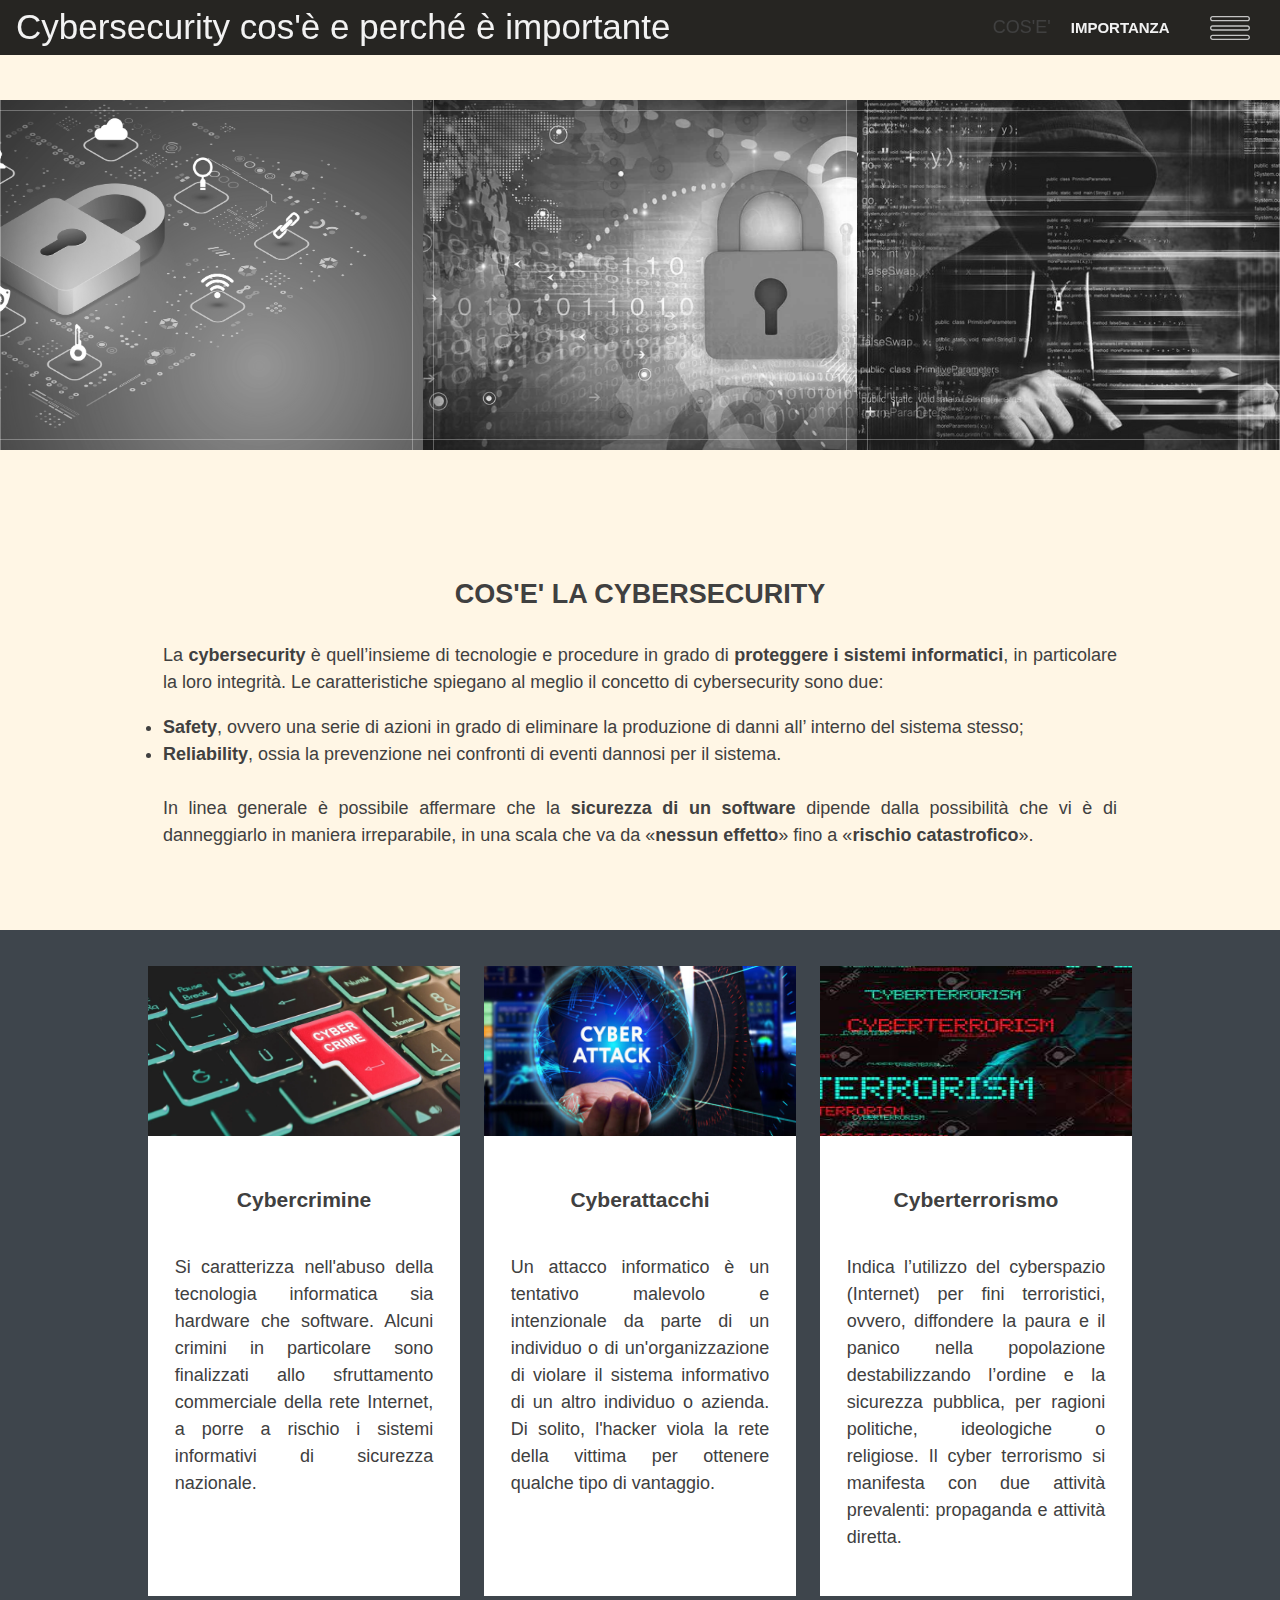
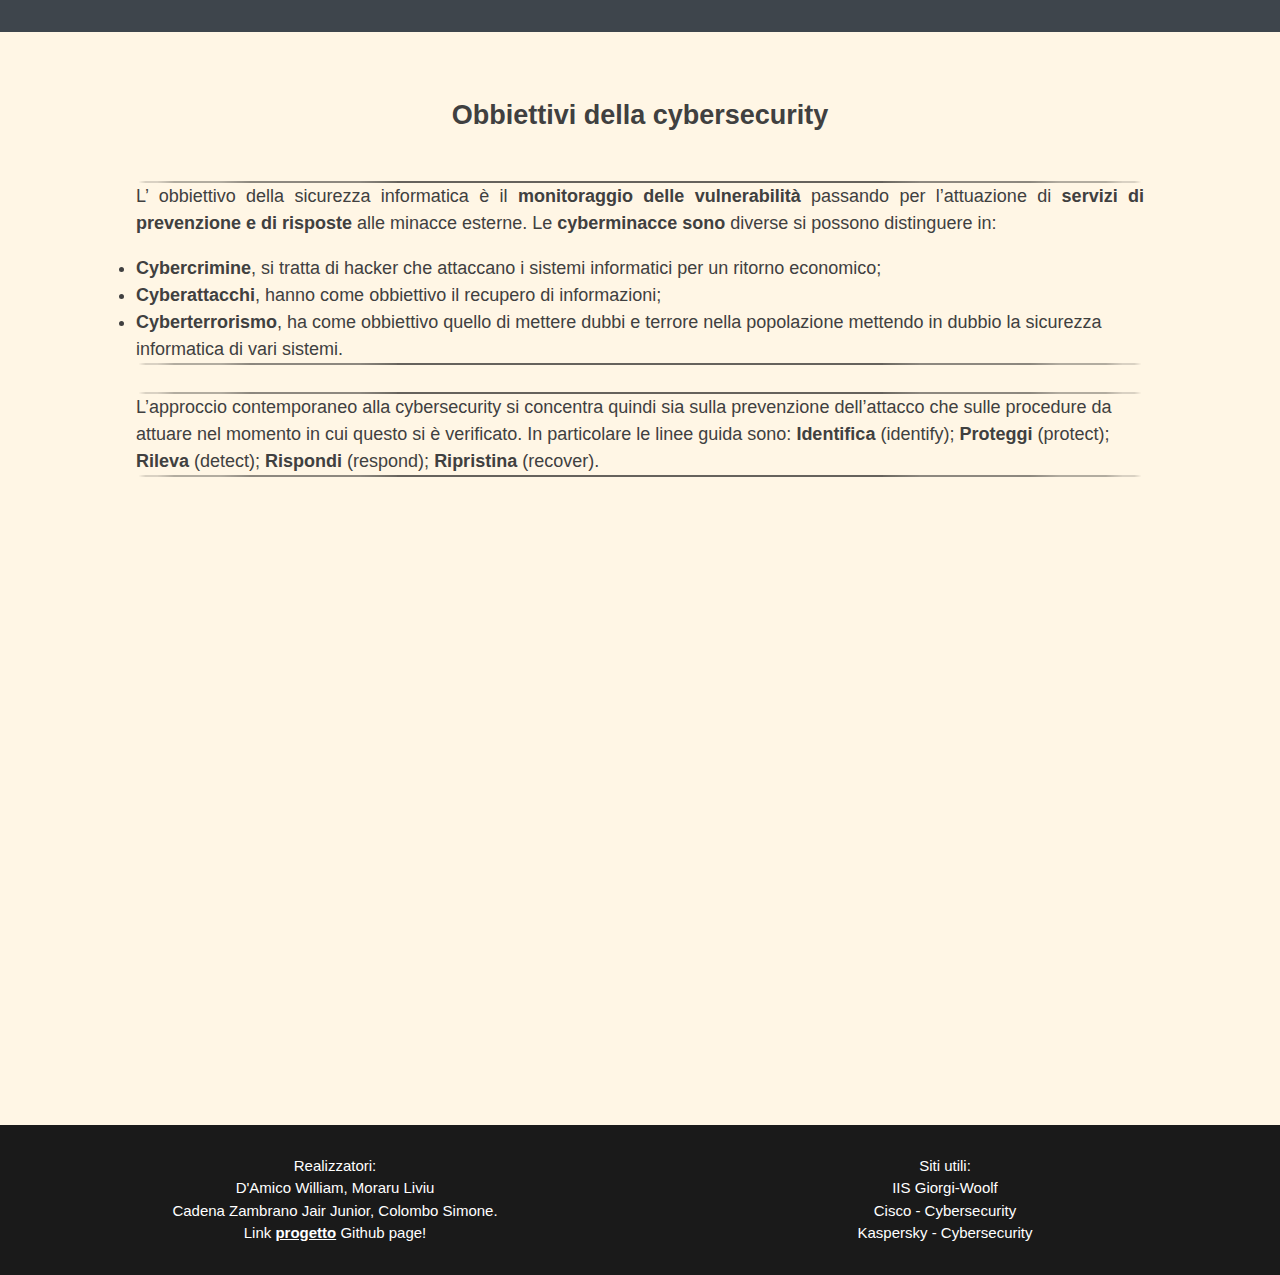
<file: index.html>
<!DOCTYPE html>
<html>

<head>
  <meta charset="UTF-8" />
  <meta name="viewport" content="width=device-width, initial-scale=1.0" />
  <title>Cybersecurity</title>
  <link rel="stylesheet" href="style.css" />
  <link rel="stylesheet" href="css/links_style.css">
  <link rel="stylesheet" href="css/galery.css">
</head>


<body style="background-color: #fff6e5;">

  <section class="navigation">
    <div class="titleContainer">
      <div class="navTitle">Cybersecurity cos'è e perché è importante</div>
    </div>
    <div class="navLinks">
      <div class="box-1">
        <!-- <a class="btn btn-one" href="#">  -->
        COS'E'
      </div>

      <div class="box-1">
        <a class="btn btn-one" href="html/Importanza.html">importanza
        </a>
      </div>

      <!-- <div class="box-1">
        <a class="btn btn-one" href="html/Casi.html">casi
        </a>
      </div> -->
    </div>

    <class class="dropMenu">
      <div class="Menu-img">
        <img src="img/logo/menu.svg" alt="" />
        <div class="menu">
          <div class="content">
            <h2>Menu</h2>
            <a href="#Testata">Testata</a>
            <a href="#Cybersecurity">Cybersecurity</a>
            <a href="#Contenuti">Contenuti</a>
            <a href="#Video">Video</a>
          </div>
        </div>

      </div>
    </class>
    </div>
  </section>


  <main id="content" class="main-area">

    <div class="dws-wrapper" id="Testata">
      <section class="container-images">
        <div class="img-box" style="background-image: url(img/gallery/cybersecurity_3.jpg);">
          <span class="bor-left-right"></span>
          <span class="bor-top-bottom"></span>
        </div>
        <div class="img-box" style="background-image: url(img/gallery/cybersecutiry_2.jpg);">
          <span class="bor-left-right"></span>
          <span class="bor-top-bottom"></span>
        </div>
        <div class="img-box" style="background-image: url(img/gallery/Img1.jpeg);">
          <span class="bor-left-right"></span>
          <span class="bor-top-bottom"></span>
        </div>
      </section>
    </div>

    <section class="splash grid">
      <div class="splash-content">
        <h2 id="Cybersecurity" class="content-title">COS'E' LA CYBERSECURITY</h2>
        <div class="splash-text">
          <p>
            La <b>cybersecurity</b> è quell’insieme di tecnologie e procedure in grado di <b>proteggere i sistemi
              informatici</b>,
            in particolare la loro integrità. Le caratteristiche spiegano al meglio il concetto di cybersecurity sono
            due:
            <li><b>Safety</b>, ovvero una serie di azioni in grado di eliminare la produzione di danni all’ interno del
              sistema stesso; </li>
            <li><b>Reliability</b>, ossia la prevenzione nei confronti di eventi dannosi per il sistema.</li>
            <br>In linea generale è possibile affermare che la <b>sicurezza di un software</b> dipende dalla possibilità
            che vi è di danneggiarlo in maniera irreparabile,
            in una scala che va da «<b>nessun effetto</b>» fino a «<b>rischio catastrofico</b>».
          </p>
        </div>
      </div>

    </section>

    <section class="buckets grid">
      <ul>
        <li>
          <img id="imgBuckets" src="img/cyberviolenze/Img1.jpg.webp" alt="Cybercrimine" />
          <div class="bucket">
            <h3 class="bucket-title">Cybercrimine​</h3>
            <p>
              Si caratterizza nell'abuso della tecnologia informatica sia hardware che software. Alcuni
              crimini in particolare sono finalizzati allo sfruttamento commerciale della rete Internet, a
              porre a rischio i sistemi informativi di sicurezza nazionale.
            </p>
          </div>
          <!-- .bucket -->
        </li>
        <li>
          <img id="imgBuckets" src="img/cyberviolenze/Cybercrime-aziende-a-rischio.jpg.webp" alt="Cyberattacchi">
          <div class="bucket">
            <h3 class="bucket-title">Cyberattacchi</h3>
            <p>
              Un attacco informatico è un tentativo malevolo e intenzionale da parte di un individuo o di
              un'organizzazione di violare il sistema informativo di un altro individuo o azienda. Di
              solito, l'hacker viola la rete della vittima per ottenere qualche tipo di vantaggio.
            </p>
          </div>
          <!-- .bucket -->
        </li>
        <li>
          <img id="imgBuckets" src="img/cyberviolenze/Img2.jpg" alt="Cyberterrorismo">
          <div class="bucket">
            <h3 class="bucket-title">Cyberterrorismo</h3>
            <p>
              Indica l’utilizzo del cyberspazio (Internet) per fini terroristici, ovvero, diffondere la
              paura e il panico nella popolazione destabilizzando l’ordine e la sicurezza pubblica, per
              ragioni politiche, ideologiche o religiose.
              Il cyber terrorismo si manifesta con due attività prevalenti: propaganda e attività diretta.
            </p>
          </div>
          <!-- .bucket -->
        </li>

      </ul>
    </section>




    <section class="more grid" id="Contenuti">
      <div class="more-content">
        <h2 class="content-title">Obbiettivi della cybersecurity</h2>
        <p>
          <span class="line"></span>
          L’ obbiettivo della sicurezza informatica è il <b>monitoraggio delle vulnerabilità</b> passando per
          l’attuazione di <b>servizi di prevenzione e di risposte</b> alle minacce esterne.
          Le <b>cyberminacce sono</b> diverse si possono distinguere in:
          <li><b>Cybercrimine</b>, si tratta di hacker che attaccano i sistemi informatici per un ritorno economico;
          </li>
          <li><b>Cyberattacchi</b>, hanno come obbiettivo il recupero di informazioni; </li>
          <li><b>Cyberterrorismo</b>, ha come obbiettivo quello di mettere dubbi e terrore nella popolazione mettendo in
            dubbio la sicurezza informatica di vari sistemi.</li>
          <span class="line"></span><br>
          <span class="line"></span>
          L’approccio contemporaneo alla cybersecurity si concentra quindi sia sulla prevenzione dell’attacco che sulle
          procedure da attuare nel momento in cui questo si è verificato.
          In particolare le linee guida sono: <b>Identifica</b> (identify); <b>Proteggi</b> (protect); <b>Rileva</b>
          (detect); <b>Rispondi</b> (respond); <b>Ripristina</b> (recover).
          <span class="line"></span>
        </p>
      </div>

    </section>

    <section class="videoYoutube" id="Video">
      <iframe width="860" height="480" src="https://www.youtube.com/embed/EveOCBg8OME" title="YouTube video player"
        frameborder="0" allow="accelerometer; autoplay; clipboard-write; encrypted-media; gyroscope; picture-in-picture"
        allowfullscreen></iframe>
    </section>




  </main>
</body>

<footer class="colophon grid" id="Footer">
  <aside>
    Realizzatori:<br>
    D'Amico William,
    Moraru Liviu <br>
    Cadena Zambrano Jair Junior,
    Colombo Simone. <br>

    <span>
      Link
      <b><a href="https://github.com/TheBaldFrog/EdCivica__Cybersecurity" target="_blank"
          rel="noopener noreferrer">progetto</a></b>
      Github page!
    </span> <br>

  </aside>
  <aside class="aNone">
    Siti utili:<br>
    <a href="https://www.iisgiorgiwoolf.edu.it/" target="_blank" rel="nofollow">IIS Giorgi-Woolf</a><br>
    <a href="https://www.cisco.com/c/it_it/products/security/what-is-cybersecurity.html" target="_blank" rel="nofollow">
      Cisco - Cybersecurity</a><br>
    <a href="https://www.kaspersky.it/resource-center/definitions/what-is-cyber-security" target="_blank"
      rel="nofollow">
      Kaspersky - Cybersecurity
    </a>
  </aside>
</footer>

</html>
</file>
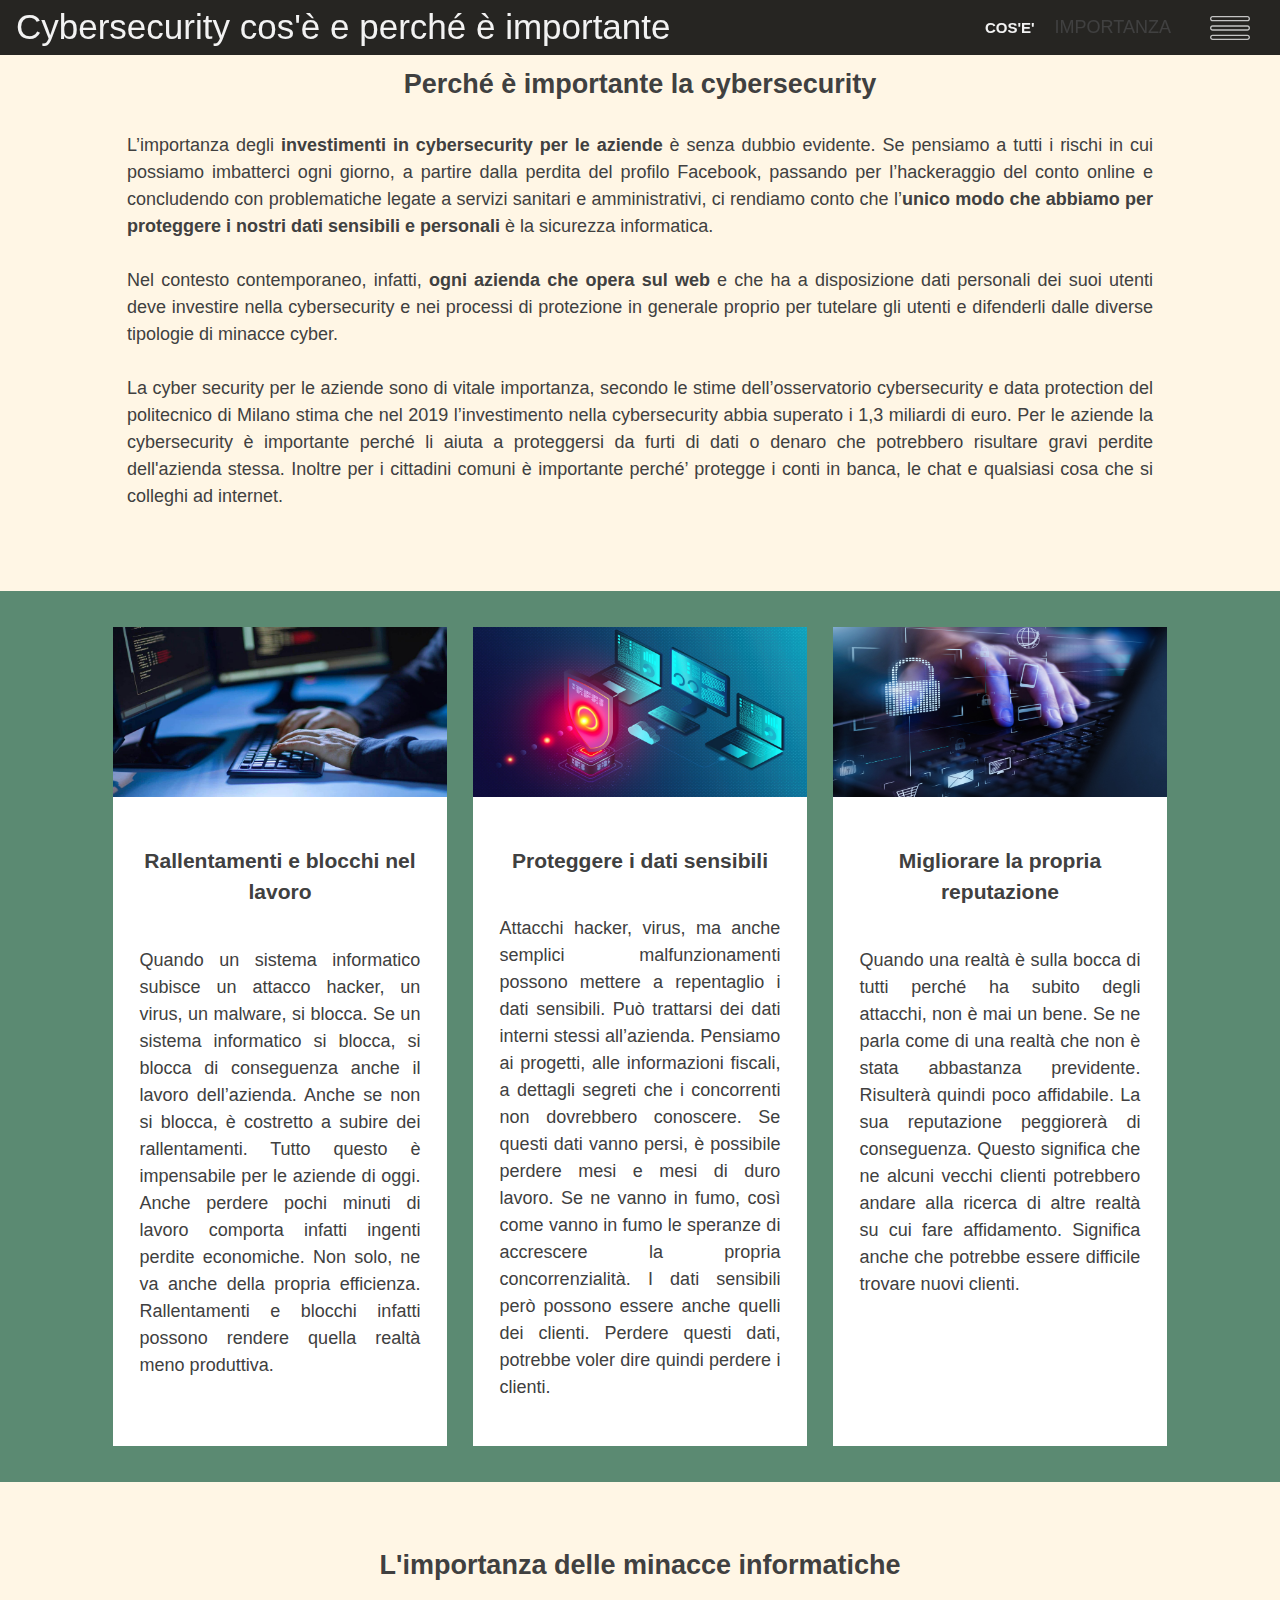
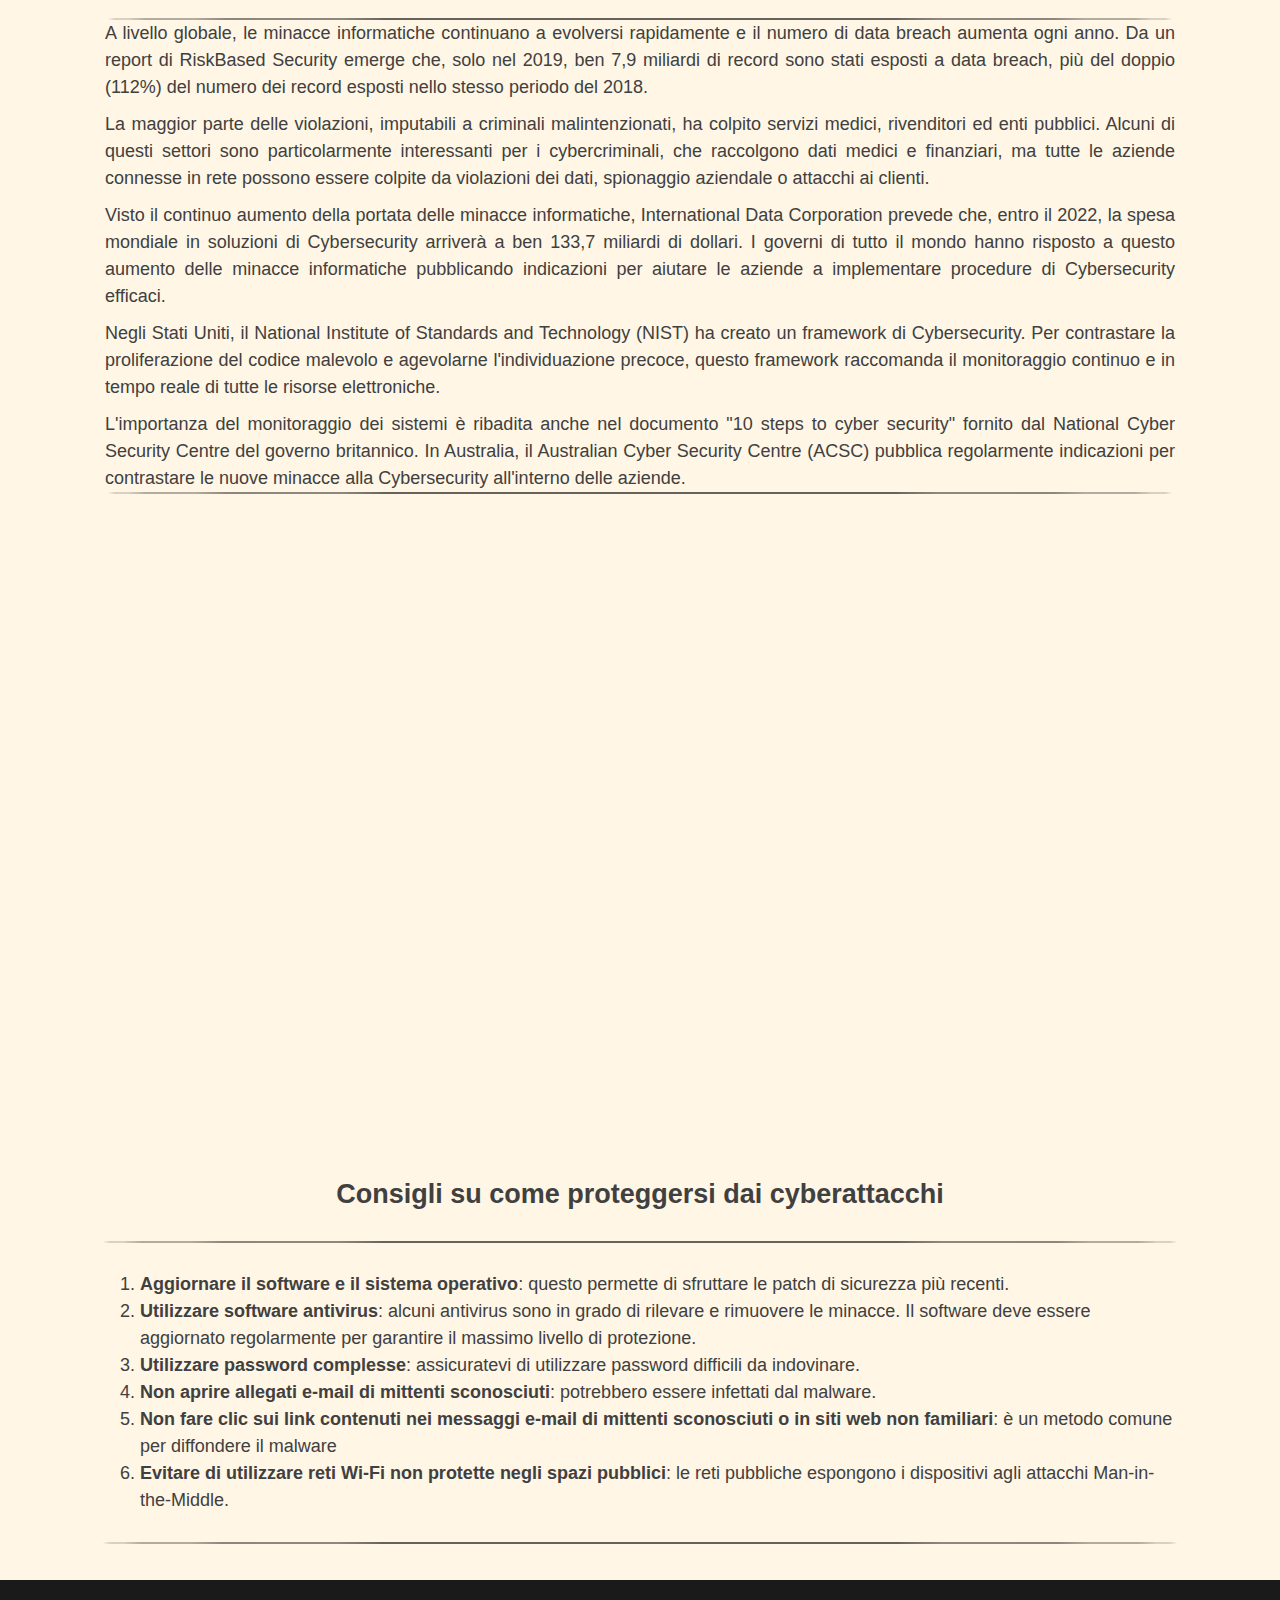
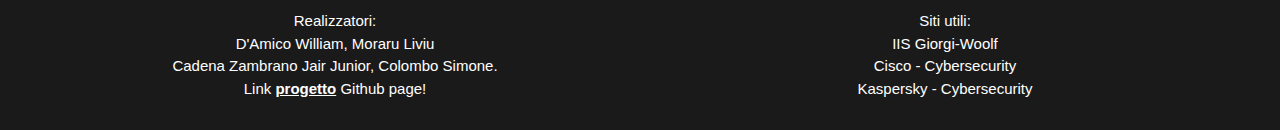
<file: html/Importanza.html>
<!DOCTYPE html>
<html lang="en">

<head>
    <meta charset="UTF-8">
    <meta http-equiv="X-UA-Compatible" content="IE=edge">
    <meta name="viewport" content="width=device-width, initial-scale=1.0">
    <title>Cybersecurity</title>
    <link rel="stylesheet" href="../css/Importanza.css">
    <link rel="stylesheet" href="../css/links_style.css">
    <link rel="stylesheet" href="../css/galery.css">
</head>

<body style="background-color: #fff6e5;">
    <section class="navigation">
        <div class="titleContainer">
            <div class="navTitle">Cybersecurity cos'è e perché è importante</div>
        </div>
        <div class="navLinks">
            <div class="box-1">
                <a class="btn btn-one" href="../index.html">COS'E'
                </a>
            </div>

            <div class="box-1">
                <!-- <a class="btn btn-one" href="#"></a> -->
                importanza
            </div>

            <!-- <div class="box-1">
                <a class="btn btn-one" href="Casi.html">casi
                </a>
            </div> -->
        </div>

        <class class="dropMenu">
            <div class="Menu-img">
                <img src="../img/logo/menu.svg" alt="" />
                <div class="menu">
                    <div class="content">
                        <h2>Menu</h2>
                        <a href="#Testata">Testata</a>
                        <a href="#Importanza">Importanza</a>
                        <a href="#Contenuti">Contenuti</a>
                        <a href="#Video">Video</a>
                        <!--<a href="#Soluzioni">Soluzioni</a>-->
                    </div>
                </div>

            </div>
        </class>
        </div>
    </section>
    <main id="content" class="main-area">

        <!-- <div class="dws-wrapper" id="Testata">
            <section class="container-images">
                <div class="img-box"
                    style="background-image: url(../img/Cittadinanza_digitale/external-content.duckduckgo.com.jpg);">
                    <span class="bor-left-right"></span>
                    <span class="bor-top-bottom"></span>
                </div>
                <div class="img-box"
                    style="background-image: url(../img/Cittadinanza_digitale/schermata-2017-05-16-alle-17-44-45-e1495030230133.png);">
                    <span class="bor-left-right"></span>
                    <span class="bor-top-bottom"></span>
                </div>
                <div class="img-box"
                    style="background-image: url(../img/Cittadinanza_digitale/Cittadinanza_digitale_img.png);">
                        <span class="bor-left-right"></span>
                        <span class="bor-top-bottom"></span>
                </div>
            </section>
        </div> -->

        <section class="splash grid">
            <div class="splash-content">
                <h2 id="Importanza" class="content-title">Perché è importante la cybersecurity</h2>
                <div class="splash-text">
                    <p>
                        L’importanza degli <b>investimenti in cybersecurity per le aziende</b> è senza dubbio evidente. Se pensiamo a tutti i rischi in cui possiamo imbatterci ogni giorno, 
                        a partire dalla perdita del profilo Facebook, passando per l’hackeraggio del conto online e concludendo con problematiche legate a servizi sanitari 
                        e amministrativi, ci rendiamo conto che l’<b>unico modo che abbiamo per proteggere i nostri dati sensibili e personali</b> è la sicurezza informatica.<br>
                        <br>Nel contesto contemporaneo, infatti, <b>ogni azienda che opera sul web</b> e che ha a disposizione dati personali dei suoi utenti deve investire nella cybersecurity 
                        e nei processi di protezione in generale proprio per tutelare gli utenti e difenderli dalle diverse tipologie di minacce cyber.<br>
                        <br>La cyber security per le aziende sono di vitale importanza, secondo le stime dell’osservatorio cybersecurity e data protection del politecnico di Milano stima che nel 2019 
                        l’investimento nella cybersecurity abbia superato i 1,3 miliardi di euro. Per le aziende la cybersecurity è importante perché li aiuta a proteggersi da furti di dati o denaro 
                        che potrebbero risultare gravi perdite dell'azienda stessa. Inoltre per i cittadini comuni è importante perché’ protegge i conti in banca, le chat e qualsiasi cosa che si colleghi ad internet. 

                    </p>
                </div>
                <!-- .splash-text -->
            </div>
            <!-- .splash-content -->
        </section>
        <!-- .splash -->

        <section class="buckets grid">
            <ul>
                <li>
                    <img id="imgBuckets" src="../img/importanza/Sviluppare-competenze-cyber-security.jpg" alt="Rallentamenti e blocchi nel lavoro" />
                    <div class="bucket">
                        <h3 class="bucket-title">Rallentamenti e blocchi nel lavoro​</h3>
                        <p>
                            Quando un sistema informatico subisce un attacco hacker, un virus, un malware, si blocca. 
                            Se un sistema informatico si blocca, si blocca di conseguenza anche il lavoro dell’azienda. Anche se non si blocca, è costretto a subire 
                            dei rallentamenti. Tutto questo è impensabile per le aziende di oggi. Anche perdere pochi minuti di lavoro comporta infatti ingenti perdite economiche. 
                            Non solo, ne va anche della propria efficienza. Rallentamenti e blocchi infatti possono rendere quella realtà meno produttiva.
                        </p>
                    </div>
                    <!-- .bucket -->
                </li>
                <li>
                    <img id="imgBuckets" src="../img/importanza/endpoint-protection.jpg" alt="Proteggere i dati sensibili">
                    <div class="bucket">
                        <h3 class="bucket-title">Proteggere i dati sensibili</h3>
                        <p>
                            Attacchi hacker, virus, ma anche semplici malfunzionamenti possono mettere a repentaglio i dati sensibili. 
                            Può trattarsi dei dati interni stessi all’azienda. Pensiamo ai progetti, alle informazioni fiscali, a dettagli segreti che i concorrenti 
                            non dovrebbero conoscere. Se questi dati vanno persi, è possibile perdere mesi e mesi di duro lavoro. Se ne vanno in fumo, così come vanno 
                            in fumo le speranze di accrescere la propria concorrenzialità. I dati sensibili però possono essere anche quelli dei clienti. Perdere questi dati, potrebbe voler dire quindi perdere i clienti.
                        </p>
                    </div>
                    <!-- .bucket -->
                </li>
                <li>
                    <img id="imgBuckets" src="../img/importanza/WIIT_banche.jpg" alt="Migliorare la propria reputazione">
                    <div class="bucket">
                        <h3 class="bucket-title">Migliorare la propria reputazione</h3>
                        <p>
                            Quando una realtà è sulla bocca di tutti perché ha subito degli attacchi, non è mai un bene. 
                            Se ne parla come di una realtà che non è stata abbastanza previdente. Risulterà quindi poco affidabile. La sua reputazione peggiorerà di conseguenza. 
                            Questo significa che ne alcuni vecchi clienti potrebbero andare alla ricerca di altre realtà su cui fare affidamento. Significa anche che potrebbe 
                            essere difficile trovare nuovi clienti.
                        </p>
                    </div>
                    <!-- .bucket -->
                </li>

            </ul>
        </section>
        <!-- .buckets -->



        <section class="more grid" id="Contenuti">
            <div class="more-content">
                <h2 class="content-title">L'importanza delle minacce informatiche</h2>
                <p style="padding: none;">
                    <span class="line"></span>
                    A livello globale, le minacce informatiche continuano a evolversi rapidamente e il numero di data
                    breach aumenta ogni anno. Da un report di RiskBased Security emerge che, solo nel 2019, ben 7,9
                    miliardi di record sono stati esposti a data breach, più del doppio (112%) del numero dei record
                    esposti nello stesso periodo del 2018.
                    <!-- <span class="line"></span> -->
                </p>

                <p>
                    <!-- <span class="line"></span> -->
                    La maggior parte delle violazioni, imputabili a criminali malintenzionati, ha colpito servizi
                    medici, rivenditori ed enti pubblici. Alcuni di questi settori sono particolarmente interessanti per
                    i cybercriminali, che raccolgono dati medici e finanziari, ma tutte le aziende connesse in rete
                    possono essere colpite da violazioni dei dati, spionaggio aziendale o attacchi ai clienti.
                    <!-- <span class="line"></span> -->
                </p>

                <p>
                    <!-- <span class="line"></span> -->
                    Visto il continuo aumento della portata delle minacce informatiche, International Data Corporation
                    prevede che, entro il 2022, la spesa mondiale in soluzioni di Cybersecurity arriverà a ben 133,7
                    miliardi di dollari. I governi di tutto il mondo hanno risposto a questo aumento delle minacce
                    informatiche pubblicando indicazioni per aiutare le aziende a implementare procedure di
                    Cybersecurity efficaci.
                    <!-- <span class="line"></span> -->
                </p>

                <p>
                    <!-- <span class="line"></span> -->
                    Negli Stati Uniti, il National Institute of Standards and Technology (NIST) ha creato un framework
                    di Cybersecurity. Per contrastare la proliferazione del codice malevolo e agevolarne
                    l'individuazione precoce, questo framework raccomanda il monitoraggio continuo e in tempo reale di
                    tutte le risorse elettroniche.
                    <!-- <span class="line"></span> -->
                </p>

                <p>
                    <!-- <span class="line"></span> -->
                    L'importanza del monitoraggio dei sistemi è ribadita anche nel documento "10 steps to cyber
                    security" fornito dal National Cyber Security Centre del governo britannico. In Australia, il
                    Australian Cyber Security Centre (ACSC) pubblica regolarmente indicazioni per contrastare le nuove
                    minacce alla Cybersecurity all'interno delle aziende.
                    <span class="line"></span>
                </p>
            </div>
            <!-- .more-content -->
        </section>

        <section class="videoYoutube" id="Video">
            <iframe width="860" height="480" src="https://www.youtube.com/embed/MJxtTIyuqlI" title="YouTube video player" 
            frameborder="0" allow="accelerometer; autoplay; clipboard-write; encrypted-media; gyroscope; picture-in-picture" allowfullscreen></iframe>
        </section>

        <section class="more grid" id="Contenuti">
            <div class="more-content">
                <h2 class="content-title">Consigli su come proteggersi dai cyberattacchi</h2>
                <span class="line"></span>
                <p>
       
                    <ol>
                      <li><b>Aggiornare il software e il sistema operativo</b>: questo permette di sfruttare le patch di sicurezza più recenti.</li>
                      <li><b>Utilizzare software antivirus</b>: alcuni antivirus sono in grado di rilevare e rimuovere le minacce. Il software deve essere aggiornato regolarmente per garantire il massimo livello di protezione.</li>
                      <li><b>Utilizzare password complesse</b>: assicuratevi di utilizzare password difficili da indovinare.</li>
                      <li><b>Non aprire allegati e-mail di mittenti sconosciuti</b>: potrebbero essere infettati dal malware.</li>
                      <li><b>Non fare clic sui link contenuti nei messaggi e-mail di mittenti sconosciuti o in siti web non familiari</b>: è un metodo comune per diffondere il malware</li>
                      <li><b>Evitare di utilizzare reti Wi-Fi non protette negli spazi pubblici</b>: le reti pubbliche espongono i dispositivi agli attacchi Man-in-the-Middle.</li>
                    </ol>
                    </p>
                    <span class="line"></span>
            </div>
            <!-- .more-content -->
        </section>

    </main>
</body>

<footer class="colophon grid" id="Footer">
  <aside>
    Realizzatori:<br>
    D'Amico William,
    Moraru Liviu <br>
    Cadena Zambrano Jair Junior,
    Colombo Simone. <br>

    <span>
      Link
      <b><a href="https://github.com/TheBaldFrog/EdCivica__Cybersecurity" target="_blank"
          rel="noopener noreferrer">progetto</a></b>
      Github page!
    </span> <br>

  </aside>
  <aside class="aNone">
    Siti utili:<br>
    <a href="https://www.iisgiorgiwoolf.edu.it/" target="_blank" rel="nofollow">IIS Giorgi-Woolf</a><br>
    <a href="https://www.cisco.com/c/it_it/products/security/what-is-cybersecurity.html" target="_blank" rel="nofollow">
      Cisco - Cybersecurity</a><br>
    <a href="https://www.kaspersky.it/resource-center/definitions/what-is-cyber-security" target="_blank"
      rel="nofollow">
      Kaspersky - Cybersecurity
    </a>
  </aside>
</footer>

</html>
</file>
<file: style.css>
html {
  font-family: sans-serif;
  -webkit-text-size-adjust: 100%;
  -ms-text-size-adjust: 100%;
  scroll-behavior: smooth;
}

body {
  margin: 0;
}

img {
  display: block;
  border: 0;
  width: 100%;
  height: auto;
}

/* Navigation ---------------------------------------------------------------------------------*/
.navigation {
  display: grid;
  grid-template-columns: auto auto auto auto auto auto auto;
  grid-gap: 10px;
  max-height: 60px;

  /* padding-bottom: 3px; */
  background-color: rgba(0, 0, 0, 0.85);

  position: fixed;
  z-index: 1;
  top: 0;
  width: 100%;

}

.navLinks {
  display: flex;
  justify-content: flex-end;
  align-items: center;
  grid-column: 4 / span 3;
  text-transform: uppercase;
}

.navLinks a {
  text-decoration: none;
  color: #f2f2f2;
  font-size: 15px;
  font-weight: 600;
}

.titleContainer {
  display: flex;
  align-items: center;
  margin-left: 1rem;
}

.navTitle {
  display: flex;
  grid-column: 1 / span 3;

  /* font-family: 'Zilla Slab Highlight', cursive; */
  font-size: 35px;
  color: #f2f2f2;
}

.title-img {
  margin-left: 0.3rem;
  margin-right: 0.3rem;
  width: 30px;
}

/* DROP MENU ------------------------------------------------------------------------------*/
.dropMenu {
  display: flex;
  justify-content: center;
  align-items: center;
}

.dropMenu img {
  width: 40px;
}

.Menu-img {
  display: flex;
  justify-content: center;
  align-items: center;

  width: 55px;
  height: 55px;
  border-radius: 100%;
  /* !!!! */
  /* margin-left: 50px; */
}

.Menu-img:hover {
  transition: 0.5s;
  background-color: rgba(255, 255, 255, 0.4);
}

.menu {
  display: inline-block;
  position: relative;
}

.content {
  display: none;
  background-color: rgba(211, 211, 211, 0.9);
  z-index: 1;
  position: absolute;
  border-radius: 10px;
  margin-top: 28px;
  width: 150px;
  text-align: center;

  top: 50%;
  left: 50%;
  transform: translate(-100px, 0);
}

.content a {
  text-decoration: none;
  display: block;
  color: #404040;
  padding: 16px;
  border-radius: 10px;
}

.content a:hover {
  background-color: #f7f7f7;
}

.Menu-img:hover .content {
  display: block;
  /* background-color: rgba(255, 255, 255, 0.4); */
  transition: width 2s, height 2s, transform 2s;
}
/*--------------------------------------------------------------
Accessibility
--------------------------------------------------------------*/
.main-area {
  padding-top: 10px;
}
/* Text meant only for screen readers */
.screen-reader-text {
  clip: rect(1px, 1px, 1px, 1px);
  position: absolute !important;
  height: 1px;
  width: 1px;
  overflow: hidden;
}

.screen-reader-text:hover,
.screen-reader-text:active,
.screen-reader-text:focus {
  background-color: #f1f1f1;
  border-radius: 3px;
  box-shadow: 0 0 2px 2px rgba(0, 0, 0, 0.6);
  clip: auto !important;
  color: #21759b;
  display: block;
  font-size: 14px;
  font-weight: bold;
  height: auto;
  left: 5px;
  line-height: normal;
  padding: 15px 23px 14px;
  text-decoration: none;
  top: 5px;
  width: auto;
  z-index: 100000; /* Above WP toolbar */
}

/*--------------------------------------------------------------
Typography
--------------------------------------------------------------*/
body,
button,
input,
select,
textarea {
  color: #404040;
  font-family: "Helvetica", Arial, sans-serif;
  font-size: 18px;
  line-height: 1.5;
}

h1,
h2,
h3 {
  text-align: center;
  margin: 0;
  padding: 1em 0;
}

p {
  margin: 0;
  padding: 1em 0;
}

/* Promo section */

.logo,
.site-title {
  text-align: center;
}

.logo {
  font-size: 8em;
}

.site-title {
  margin-top: -1em;
  margin-bottom: 3em;
}

/* Splash section */

.splash {
  background: #fff6e5;
  padding-bottom: 2em;
}

.splash-content {
  padding: 1.5em;
}

.splash-text {
  columns: 1;
  column-gap: 2em;
  text-align: justify;
}

.splash-text p {
  padding-top: 0;
}

/* Buckets section */

.buckets {
  padding: 2em 1em 1em;
  background: #3e454c;
}

.bucket p {
  text-align: justify;
}

#imgBuckets {
  height: 170px;
}

.buckets ul {
  margin: 0;
  padding: 0;
}

.buckets li {
  margin-bottom: 1em;
  background: white;
  list-style-type: none;
}

.bucket {
  padding: 1.5em;
}

/* More section */

.more {
  padding: 2em;
}

/* Twins section */

.twin {
  padding: 2em;
  background: #6e7c7c;
  color: rgb(250, 243, 233);
}

.twin:last-of-type {
  background: #6e7c7c;
}

/* Colophon section */
.colophon {
  padding: 2em;
  background: hsl(0, 0%, 10%);
  color: white;
  text-align: center;
}

.colophon a {
  color: white;
}

.colophon a:hover,
.colophon a:focus {
  border-bottom: 1px solid white;
}

/*--------------------------------------------------------------
Use flex to create a three-bucket layout
--------------------------------------------------------------*/
.buckets ul {
  display: flex;
  justify-content: space-around;
}

.buckets li {
  width: 31%;
}

/* Four-column layout. Two center columns have a total max width of 50em: */
.grid {
  display: grid;
  grid-template-columns: 1fr repeat(2, minmax(auto, 28em)) 1fr;
}

/* Center items by placing them in the two center columns: */
.splash-content,
.more-content,
.buckets ul {
  grid-column: 2/4;
}

/* Use automatic grid placement + span to let each item span two columns:*/
.twin,
.colophon aside {
  grid-column: span 2;
}

iframe {
  display: block;
  margin: 0 auto;
  margin-bottom: 3rem;
  margin-top: 3rem;
}

.titlePage {
  margin-top: 80px;
  font-weight: 800;
  font-size: 30px;
  text-align: center;
  line-height: 25px;
}

.more-content p {
  text-align: justify;
}

.more {
  background-color: #fff6e5;
}

.line {
  display: block;
  background-color: rgba(0, 0, 0, 0.6);
  height: 2px;
  width: 0px;
}

.line {
  width: 100%;
  border-radius: 100%;
}

footer{
   font-size: 15px;
   
}

footer aside a{
  text-decoration: underline;
}

footer aside a:hover{
  text-decoration: none;
}

footer .aNone a{
  text-decoration: none;
}

/* footer aside span a{
  text-decoration: underline;
}

footer aside span a:hover{
  text-decoration: none;
} */
</file>
<file: css/links_style.css>
@import "https://fonts.googleapis.com/css?family=Open+Sans+Condensed:300";

a {
  text-decoration: none;
}

.box-1 {
  height: 33.33%;
  display: flex;
  justify-content: center;
  align-items: center;
  margin-left: 20px;
}

.btn {
  line-height: 50px;
  height: 50px;
  text-align: center;
  /* width: 250px; */
  cursor: pointer;
}

/* 
========================
      BUTTON ONE
========================
*/
.btn-one {
  color: #fff;
  font-size: 15px;
  position: relative;
}

.btn-one::before {
  content: "";
  position: absolute;
  bottom: 0;
  left: 0;
  width: 100%;
  height: 100%;
  z-index: 1;
  opacity: 0;
  transition: all 0.3s;
  border-top-width: 1px;
  border-bottom-width: 1px;
  border-top-style: solid;
  border-bottom-style: solid;
  border-top-color: rgba(255, 255, 255, 0.5);
  border-bottom-color: rgba(255, 255, 255, 0.5);
  transform: scale(0.1, 1);
}
.btn-one:hover {
  letter-spacing: 2px;
  transition: 0.5s;
}
.btn-one:hover::before {
  opacity: 1;
  transform: scale(1, 1);
}
.btn-one::after {
  content: "";
  position: absolute;
  bottom: 0;
  left: 0;
  width: 100%;
  height: 100%;
  z-index: 1;
  transition: all 0.3s;
  /* background-color: rgba(255, 255, 255, 0.1); */
}
.btn-one:hover::after {
  opacity: 0;
  transform: scale(0.1, 1);
}
</file>
<file: css/galery.css>
.img-box {
  height: 350px;
}

.dws-wrapper {
  padding-top: 70px;
  display: flex;
  justify-content: center;
  align-items: center;
}
.container-images {
  min-width: 1300px;
}
.container-images {
  min-width: 1300px;
  height: 400px;
  display: flex;
  /* border: 1px solid #d6d6d6; */
  padding: 20px;
}

.img-box {
  flex-grow: 1;
  background-size: 750px;
  background-position: center;
  background-repeat: no-repeat;
  transition: 1s;
  filter: grayscale(1);
}

.img-box:hover {
  background-size: 900px;
  flex-grow: 5;
  filter: grayscale(0);
  opacity: 1;
}

.bor-left-right::before,
.bor-top-bottom::before,
.bor-left-right::after,
.bor-top-bottom::after {
  content: "";
  position: absolute;
  background-color: #ffffff;
  opacity: 0.3;
  transition: 1s;
}

.bor-left-right::before {
  width: 1px;
  height: 100%;
  top: 0;
  left: 10px;
}
.bor-top-bottom::before {
  width: 100%;
  height: 1px;
  top: 10px;
  left: 0;
}
.bor-left-right::after {
  width: 1px;
  height: 100%;
  bottom: 0;
  right: 10px;
}
.bor-top-bottom::after {
  width: 100%;
  height: 1px;
  bottom: 10px;
  left: 0;
}

.img-box:hover .bor-left-right::after,
.img-box:hover .bor-left-right::before,
.img-box:hover .bor-top-bottom::before,
.img-box:hover .bor-top-bottom::after {
  transition: 1s;
  opacity: 0.7;
  transition-delay: 0.3s;
}

.img-box:hover .bor-left-right::after {
  transform: translateY(-100%);
}
.img-box:hover .bor-left-right::before {
  transform: translateY(100%);
}
.img-box:hover .bor-top-bottom::before {
  transform: translateX(100%);
}
.img-box:hover .bor-top-bottom::after {
  transform: translateX(-100%);
}

/* .contentH {
  color: #ffffff;
  background-color: #000;
  opacity: 0.7;
  font-family: Roboto, sans-serif;
  font-size: 14px;
  text-align: justify;
  width: 700px;
  position: absolute;
  bottom: 10px;
  right: 15px;
  padding: 15px;
  box-sizing: border-box;
  -webkit-transform: translateY(120%);
  -moz-transform: translateY(120%);
  -ms-transform: translateY(120%);
  -o-transform: translateY(120%);
  transform: translateY(120%);
  transition: 0.5s;
} */

.img-box:hover .contentH {
  transform: translateY(0);
  transition-delay: 0.2s;
  /* height: auto; */
}

.contentH h2 {
  margin: 0 0 5px;
  padding: 0;
  text-transform: uppercase;
  font-size: 26px;
  color: #4cdde5;
}
.contentH p {
  margin: 0;
  padding: 0;
}

.img-box {
  overflow: hidden;
}
</file>
<file: css/Importanza.css>
html {
    font-family: sans-serif;
    -webkit-text-size-adjust: 100%;
    -ms-text-size-adjust: 100%;
    scroll-behavior: smooth;
  }
  
  body {
    margin: 0;
  }
  
  img {
    display: block;
    border: 0;
    width: 100%;
    height: auto;
  }
  
  /* Navigation ---------------------------------------------------------------------------------*/
  .navigation {
    display: grid;
    grid-template-columns: auto auto auto auto auto auto auto;
    grid-gap: 10px;
    max-height: 60px;
  
    /* padding-bottom: 3px; */
    background-color: rgba(0, 0, 0, 0.85);
  
    position: fixed;
    z-index: 1;
    top: 0;
    width: 100%;
  }
  
  .navLinks {
    display: flex;
    justify-content: flex-end;
    align-items: center;
    grid-column: 4 / span 3;
    text-transform: uppercase;
  }
  
  .navLinks a {
    text-decoration: none;
    color: #f2f2f2;
    font-size: 15px;
    font-weight: 600;
  }
  
  .titleContainer {
    display: flex;
    align-items: center;
    margin-left: 1rem;
  }
  
  .navTitle {
    display: flex;
    grid-column: 1 / span 3;
  
    /* font-family: 'Zilla Slab Highlight', cursive; */
    font-size: 35px;
    color: #f2f2f2;
  }
  
  .title-img {
    margin-left: 0.3rem;
    margin-right: 0.3rem;
    width: 30px;
  }
  
  /* DROP MENU ------------------------------------------------------------------------------*/
  .dropMenu {
    display: flex;
    justify-content: center;
    align-items: center;
  }
  
  .dropMenu img {
    width: 40px;
  }
  
  .Menu-img {
    display: flex;
    justify-content: center;
    align-items: center;
  
    width: 55px;
    height: 55px;
    border-radius: 100%;
  }
  
  .Menu-img:hover {
    transition: 0.5s;
    background-color: rgba(255, 255, 255, 0.4);
  }
  
  .menu {
    display: inline-block;
    position: relative;
  }
  
  .content {
    display: none;
    background-color: rgba(211, 211, 211, 0.9);
    z-index: 1;
    position: absolute;
    border-radius: 10px;
    margin-top: 28px;
    width: 150px;
    text-align: center;
  
    top: 50%;
    left: 50%;
    transform: translate(-100px, 0);
  }
  
  .content a {
    text-decoration: none;
    display: block;
    color: #404040;
    padding: 16px;
    border-radius: 10px;
  }
  
  .content a:hover {
    background-color: #f7f7f7;
  }
  
  .Menu-img:hover .content {
    display: block;
    /* background-color: rgba(255, 255, 255, 0.4); */
    transition: width 2s, height 2s, transform 2s;
  }
  /*--------------------------------------------------------------
  Accessibility
  --------------------------------------------------------------*/
  .main-area {
    padding-top: 10px;
  }
  /* Text meant only for screen readers */
  .screen-reader-text {
    clip: rect(1px, 1px, 1px, 1px);
    position: absolute !important;
    height: 1px;
    width: 1px;
    overflow: hidden;
  }
  
  .screen-reader-text:hover,
  .screen-reader-text:active,
  .screen-reader-text:focus {
    background-color: #f1f1f1;
    border-radius: 3px;
    box-shadow: 0 0 2px 2px rgba(0, 0, 0, 0.6);
    clip: auto !important;
    color: #21759b;
    display: block;
    font-size: 14px;
    font-weight: bold;
    height: auto;
    left: 5px;
    line-height: normal;
    padding: 15px 23px 14px;
    text-decoration: none;
    top: 5px;
    width: auto;
    z-index: 100000; /* Above WP toolbar */
  }
  
  /*--------------------------------------------------------------
  Typography
  --------------------------------------------------------------*/
  body,
  button,
  input,
  select,
  textarea {
    color: #404040;
    font-family: "Helvetica", Arial, sans-serif;
    font-size: 18px;
    line-height: 1.5;
  }
  
  h1,
  h2,
  h3 {
    text-align: center;
    margin: 0;
    padding: 1em 0;
  }
  
  p {
    margin: 0;
    padding: 1em 0;
  }
  
  /* Promo section */
  
  .logo,
  .site-title {
    text-align: center;
  }
  
  .logo {
    font-size: 8em;
  }
  
  .site-title {
    margin-top: -1em;
    margin-bottom: 3em;
  }
  
  /* Splash section */
  
  .splash {
    background: #fff6e5;
    padding-bottom: 2em;
  }
  
  .splash-content {
    padding: 1.5em;
  }
  
  .splash-text {
    columns: 1;
    column-gap: 2em;
    text-align: justify;
  }
  
  .splash-text p {
    padding-top: 0;
  }
  
  /* Buckets section */
  
  .buckets {
    padding: 2em 1em 1em;
    background: #5b8a72;
  }
  
  .bucket p {
    text-align: justify;
  }
  
  #imgBuckets {
    height: 170px;
  }
  
  .buckets ul {
    margin: 0;
    padding: 0;
  }
  
  .buckets li {
    margin-bottom: 1em;
    background: white;
    list-style-type: none;
  }
  
  .bucket {
    padding: 1.5em;
  }
  
  /* More section */
  
  .more {
    padding: 2em;
  }
  
  /* Twins section */
  
  .twin {
    padding: 2em;
    background: #56776c;
    color: rgb(250, 243, 233);
  }
  
  .twin:last-of-type {
    background: #56776c;
  }
  
  /* Colophon section */
  .colophon {
    padding: 2em;
    background: hsl(0, 0%, 10%);
    color: white;
    text-align: center;
  }
  
  .colophon a {
    color: white;
  }
  
  .colophon a:hover,
  .colophon a:focus {
    border-bottom: 1px solid white;
  }
  
  /*--------------------------------------------------------------
  Use flex to create a three-bucket layout
  --------------------------------------------------------------*/
  .buckets ul {
    display: flex;
    justify-content: space-around;
  }
  
  .buckets li {
    width: 31%;
  }
  
  /* Four-column layout. Two center columns have a total max width of 50em: */
  .grid {
    display: grid;
    grid-template-columns: 1fr repeat(2, minmax(auto, 30em)) 1fr;
  }
  
  
  /* Center items by placing them in the two center columns: */
  .splash-content,
  .more-content,
  .buckets ul {
    grid-column: 2/4;
  }
  
  /* Use automatic grid placement + span to let each item span two columns:*/
  .twin,
  .colophon aside {
    grid-column: span 2;
  }
  
  iframe {
    display: block;
    margin: 0 auto;
    margin-bottom: 3rem;
    margin-top: 3rem;
  }
  
  .titlePage {
    margin-top: 80px;
    font-weight: 800;
    font-size: 30px;
    text-align: center;
    line-height: 25px;
  }
  
  .more-content p {
    text-align: justify;
    padding: 5px;
  }
  
  .more {
    background-color: #fff6e5;
  }
  
  .line {
    display: block;
    background-color: rgba(0, 0, 0, 0.6);
    height: 2px;
    width: 0px;
  }
  
  .line {
    width: 100%;
    border-radius: 100%;
  }
  
  footer{
     font-size: 15px;
     
  }

  .img_manifesto{
      display: flexbox;
      align-items: center;
  }

  .img_manifesto .line {
      
      margin-bottom: 2px;
      background-color: #ffefd4;
  }

  .img_manifesto img{
      display: block;
      margin: 7px;
      display: block;
      margin-left: auto;
      margin-right: auto;
      width: 800px;
  }

  footer aside a{
    text-decoration: underline;
  }
  
  footer aside a:hover{
    text-decoration: none;
  }
  
  footer .aNone a{
    text-decoration: none;
  }
</file>
